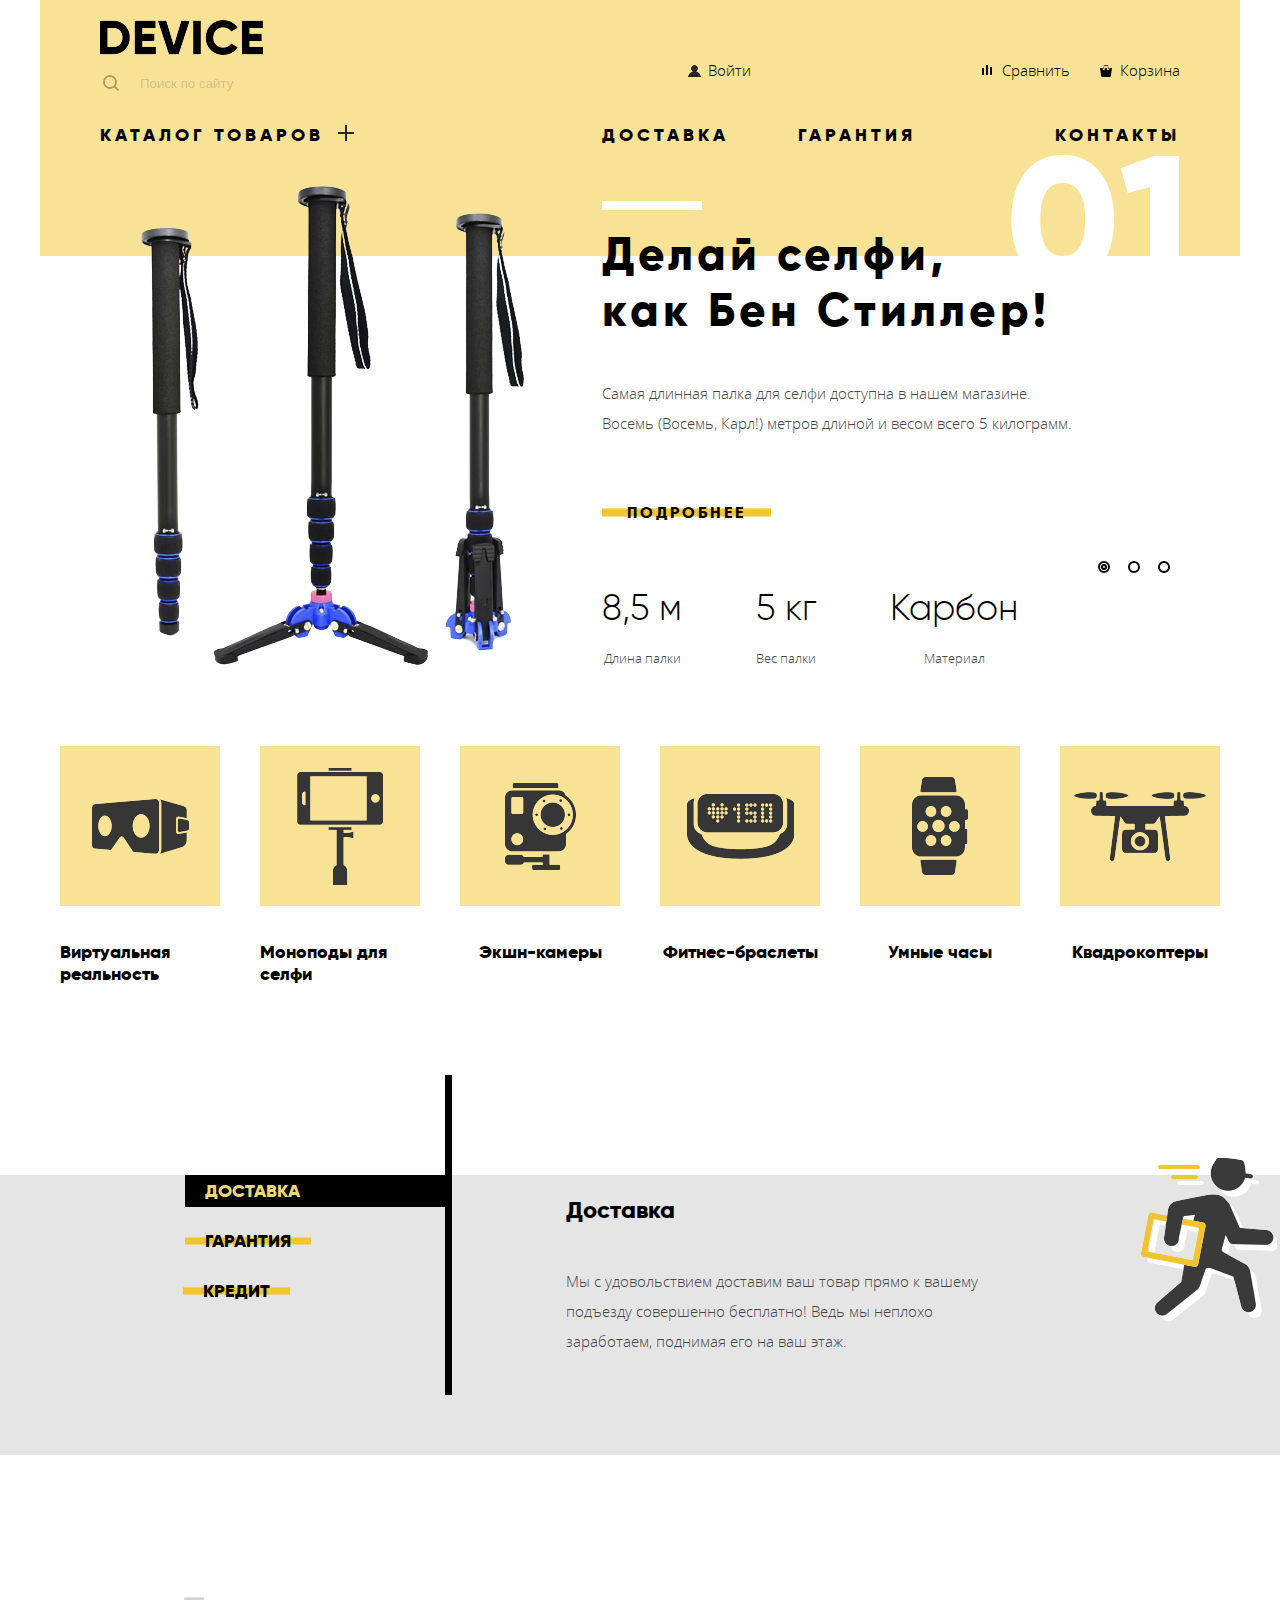
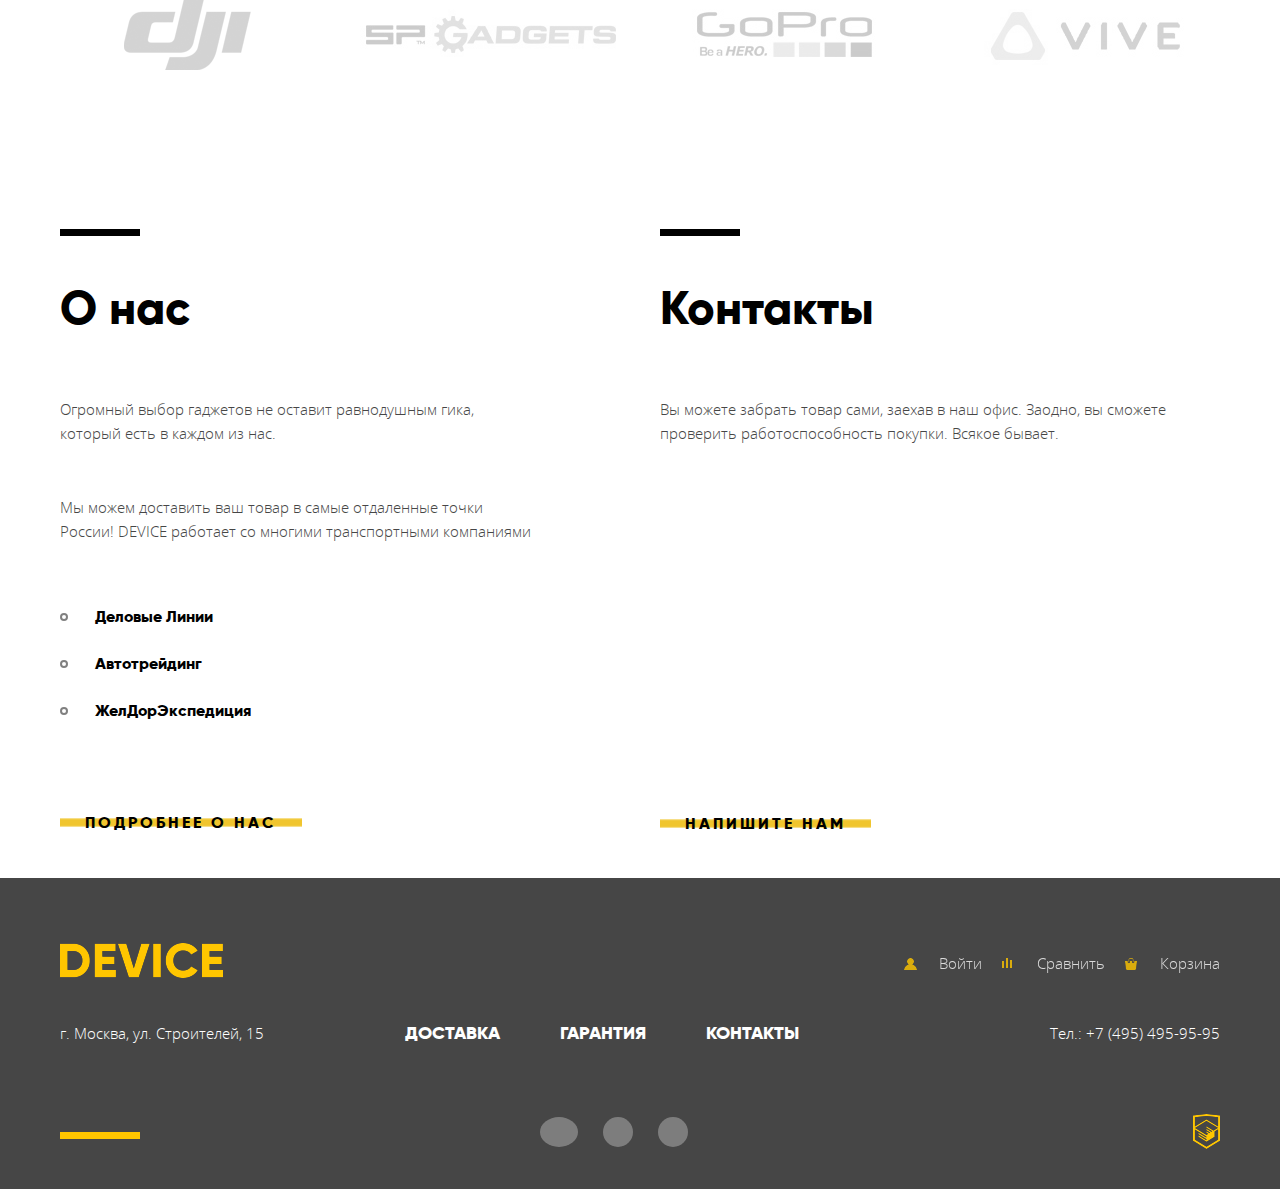
<file: index.html>
<!DOCTYPE html>
<html lang="en">
<head>
	<meta charset="UTF-8">
	<meta name="viewport" content="width=device-width, initial-scale=1.0">
	<title>Device index</title>
	<link rel="stylesheet" href="fonts/fonts.css">
	<link rel="stylesheet" href="css/style.css">
	<link rel="stylesheet" href="https://use.fontawesome.com/releases/v5.6.1/css/all.css"
	integrity="sha384-gfdkjb5BdAXd+lj+gudLWI+BXq4IuLW5IT+brZEZsLFm++aCMlF1V92rMkPaX4PP" crossorigin="anonymous">
</head>
<body>
	<header class="header">
		<div class="container">
			<div class="header-top">
			<div class="header-top__logo">
				<a href="index.html">
					<img src="img/logo.png" alt="logotype">
				</a>
			</div>
			<ul class="header-top__list">
				<li class="header-top__list-item">
					<label for="header-search" class="header-top__list-search"></label>
					<input type="text" class="header-top__list-link header-top__list-search" id="header-search" placeholder="Поиск по сайту">
					<button class="header_button-search">Найти</button>
				</li>
				<li class="header-top__list-item"><a href="#" class="header-top__list-link header-top__list-enter">Войти</a></li>
				<li class="header-top__list-item"><a href="#" class="header-top__list-link header-top__list-compare">Сравнить</a></li>
				<li class="header-top__list-item"><a href="#" class="header-top__list-link header-top__list-basket">Корзина</a></li>
			</ul>
		</div>
		<nav>
			<ul class="nav">
				<li class="nav__list-item">
					<a href="#" class="nav__item-link nav__item-link-catalog">Каталог товаров</a>
					<ul class="dropdown-menu">
						<li class="dropdown-menu_item"><a href="#" class="dropdown-menu_item-link">Виртуальная реальность</a></li>
						<li class="dropdown-menu_item"><a href="#" class="dropdown-menu_item-link">Моноподы для селфи</a></li>
						<li class="dropdown-menu_item"><a href="#" class="dropdown-menu_item-link">Экшн-камеры</a></li>
						<li class="dropdown-menu_item"><a href="#" class="dropdown-menu_item-link">Фитнес-браслеты</a></li>
						<li class="dropdown-menu_item"><a href="#" class="dropdown-menu_item-link">Умные часы</a></li>
						<li class="dropdown-menu_item last-link"><a href="#" class="dropdown-menu_item-link ">Квадрокоптеры</a></li>
					</ul>
				</li>
				<li class="nav__list-item"><a href="#" class="nav__item-link nav__item-link-delivery">Доставка</a></li>
				<li class="nav__list-item"><a href="#" class="nav__item-link nav__item-link-guarantee">Гарантия</a></li>
				<li class="nav__list-item"><a href="#" class="nav__item-link nav__item-link-contacts">Контакты</a></li>
			</ul>
		</nav>
		</div>
	</header>
	<section class="slider-section">
		<div class="container">
				<div class="slider">
		<input class="slider__check slider__check-first" type="radio" name="slider__check" id="slider__check-1" checked>
    <label class="slider__label slider__label-first" for="slider__check-1">1</label>
    <div class="slider__div first-slider-image">
    	<div class="slider-description">
    		<h1 class="slider-title first-slide">
    			Делай селфи, <br>
					как Бен Стиллер! 
    		</h1>
    		<p class="slider-text">
    			Самая длинная палка для селфи доступна в нашем магазине. <br>
					Восемь (Восемь, Карл!) метров длиной и весом всего 5 килограмм.

    		</p>
    		<a href="#" class="slider-button-description button-info">Подробнее</a>
    		<ul class="slider__specifications-list">
    			<li class="slider__specifications-list-item">
    				<p class="slider-meaning">8,5 м</p>
    				<p class="slider-properties">Длина палки</p>
    			</li>
    			<li class="slider__specifications-list-item">
    				<p class="slider-meaning">5 кг</p>
    				<p class="slider-properties">Вес палки</p>
    			</li>
    			<li class="slider__specifications-list-item">
    				<p class="slider-meaning">Карбон</p>
    				<p class="slider-properties">Материал</p>
    			</li>
    		</ul>
    	</div>
    <img class="slider__image" src="img/slider-1.png" alt="cамая длинная палка для селфи" width="384px" height="481px">
    </div>
    
		<input class="slider__check slider__check-second" type="radio" name="slider__check" id="slider__check-2">
    <label class="slider__label slider__label-second" for="slider__check-2">2</label>
    
    <div class="slider__div second-slider-image">
    	<div class="slider-description">
    		<h1 class="slider-title second-slide">
    			Худеем <br>
					правильно! 
    		</h1>
    		<p class="slider-text">
    			Мотивирующие фитнес-браслеты помогут найти в себе силы <br>
					не пропускать занятия и соблюдать диету.

    		</p>
    		<a href="#" class="slider-button-description button-info">Подробнее</a>
    		<ul class="slider__specifications-list">
    			<li class="slider__specifications-list-item">
    				<p class="slider-meaning">48 часов</p>
    				<p class="slider-properties">Без подзарядки</p>
    			</li>
    		</ul>
    	</div>
    <img src="img/slider-2.png" alt="фитнес-браслеты" width="345px" height="485px" class="slider__image">
    </div>
    
		<input class="slider__check check slider__check-third" type="radio" name="slider__check" id="slider__check-3">
    <label class="slider__label slider__label-third" for="slider__check-3">3</label>
    
    <div class="slider__div ">
    	<div class="slider-description">
    		<h1 class="slider-title third-slide">
    			Порхает как бабочка, <br>
						жалит как пчела! 
    		</h1>
    		<p class="slider-text">
    			Этот обычный, на первый взгляд, квадрокоптер оснащен <br> 
						мощным лазером, замаскированным под стандартную камеру.
    		</p>
    		<a href="#" class="slider-button-description button-info">Подробнее</a>
    		<ul class="slider__specifications-list third-slider__list">
    			<li class="slider__specifications-list-item">
    				<p class="slider-meaning">800 м</p>
    				<p class="slider-properties">Дальность полета</p>
    			</li>
    			<li class="slider__specifications-list-item">
    				<p class="slider-meaning">50 м</p>
    				<p class="slider-properties">Радиус поражения</p>
    			</li>
    		</ul>
    	</div>
    <img class="slider__image third-slider-image" src="img/slider-3.png" alt="квадрокоптер" width="526x" height="320px">
    </div>

	</div>
		</div>
	</section>
	<main class="main">
		<div class="container">
			<ul class="main__products-list">
				<li class="main__products-list-item">
					<a href="#" class="main__products-list-item-link">
						<img src="img/popular-1.png" alt="Виртуальная реальность" width="97px" height="55px">
						</a>
					<a href="#" class="main__products-list-item-description">Виртуальная реальность</a>
						
				</li>
				<li class="main__products-list-item">
						<a href="#" class="main__products-list-item-link">
						<img src="img/popular-2.png" alt="Моноподы  для селфи" width="86px" height="117px">
						</a>
					<a href="#" class="main__products-list-item-description">Моноподы  для селфи</a>
				</li>
				<li class="main__products-list-item">
						<a href="" class="main__products-list-item-link">
							<img src="img/popular-3.png" alt="Экшн-камеры" width="71px" height="87px">
						</a>
					<a href="#" class="main__products-list-item-description">Экшн-камеры</a>
				</li>
				<li class="main__products-list-item">
						<a href="#" class="main__products-list-item-link">
							<img src="img/popular-4.png" alt="итнес-браслеты" width="107px" height="65px">
						</a>
					<a href="#" class="main__products-list-item-description">Фитнес-браслеты</a>
				</li>
				<li class="main__products-list-item">
						<a href="#" class="main__products-list-item-link">
							<img src="img/popular-5.png" alt="Умные часы" width="56px" height="98px">
						</a>
					<a href="#" class="main__products-list-item-description">Умные часы</a>
				</li>
				<li class="main__products-list-item">
						<a href="#" class="main__products-list-item-link">
							<img src="img/popular-6.png" alt="Квадрокоптеры" width="132px" height="">
						</a>
					<a href="" class="main__products-list-item-description">Квадрокоптеры</a>
				</li>
			</ul>
		</div>
	</main>
	<section class="delivery-section">
		<div class="container">
			<input  class="delivery-slider__check" type="radio" name="delivery-slider__check" id="delivery-slider__check-1" checked>
			<label class="delivery-slider__label label-delivery" for="delivery-slider__check-1">доставка</label>
			<div class="main-delivery__block">
				<h2 class="main-delivery__block_title">
					Доставка
				</h2>
				<p class="main-delivery__block_text">
					Мы с удовольствием доставим ваш товар прямо к вашему <br>
					 			подъезду совершенно бесплатно! Ведь мы неплохо <br>
					 				 		заработаем, поднимая его на ваш этаж.
				</p>
				<img src="img/delivery.png" alt="" class="delivery-image-1" class="delivery-image-1">
			</div>
			<input class="delivery-slider__check" type="radio" name="delivery-slider__check" id="delivery-slider__check-2">
			<label class="delivery-slider__label label-guarantee" for="delivery-slider__check-2">гарантия</label>
			<div class="main-delivery__block">
				<h2 class="main-delivery__block_title">
					Гарантия
				</h2>
				<p class="main-delivery__block_text">
					Если из-за возгорания купленного у нас товара у вас сгорит <br>
					 дом — не переживайте, мы выдадим вам новый. <br>
					Товар, не дом, конечно же.
				</p>
				<img src="img/guarantee.png" alt="" class="delivery-image-2">
			</div>
			<input class="delivery-slider__check" type="radio" name="delivery-slider__check" id="delivery-slider__check-3">
			<label class="delivery-slider__label label-credit" for="delivery-slider__check-3">кредит</label>
			<div class="main-delivery__block">
				<h2 class="main-delivery__block_title">
					Кредит
				</h2>
				<p class="main-delivery__block_text">
					Залезть в долговую яму стало проще! Кредитные <br>
					 консультанты подберут для вас наиболее выгодные <br>
						условия кредита. Выгодные для нашего банка, разумеется.
				</p>
				<img src="img/credit.png" alt="" class="delivery-image-3">
			</div>
		</div>
	</section>
	<section class="partners-section">
		<div class="container">
			<div class="partners-section__block">
				<a href="#"><img src="img/company-1.png" alt=""></a>
			</div>
			<div class="partners-section__block">
				<a href="#"><img src="img/company-2.png" alt=""></a>
			</div>
			<div class="partners-section__block">
				<a href="#"><img src="img/company-3.png" alt=""></a>
			</div>
			<div class="partners-section__block">
				<a href="#"><img src="img/company-4.png" alt=""></a>
			</div>
		</div>
	</section>
	<section class="info-section">
		<div class="container">
			<div class="about-us">
				<h2 class="info-section-title">О нас</h2>
				<p class="info-section-text">Огромный выбор гаджетов не оставит равнодушным гика, <br> который есть в каждом из нас.</p>
				<p class="info-section-text">Мы можем доставить ваш товар в самые отдаленные точки <br> России! DEVICE работает со многими транспортными компаниями</p>
				<ul class="about-us__list">
					<li class="about-us__list_item">Деловые Линии</li>
					<li class="about-us__list_item">Автотрейдинг</li>
					<li class="about-us__list_item">ЖелДорЭкспедиция</li>
				</ul>
				<a href="#" class="button-info">Подробнее о нас</a>
			</div>
			<div class="contacts-block">
				<h2 class="info-section-title">
					Контакты
				</h2>
				<p class="info-section-text">
					Вы можете забрать товар сами, заехав в наш офис. Заодно, вы сможете <br> проверить работоспособность покупки. Всякое бывает.
				</p>
				<div class="map">
					<iframe src="https://www.google.com/maps/embed?pb=!1m18!1m12!1m3!1d2540.6518394474606!2d30.519826286895242!3d50.44758537947499!2m3!1f0!2f0!3f0!3m2!1i1024!2i768!4f13.1!3m3!1m2!1s0x40d4ce56b2456d3b%3A0xd062ae171b57e947!2z0YPQuy4g0JrRgNC10YnQsNGC0LjQuiwg0JrQuNC10LIsIDAyMDAw!5e0!3m2!1sru!2sua!4v1633510312439!5m2!1sru!2sua" width="560" height="220" style="border:0;" allowfullscreen="" loading="lazy"></iframe>
				</div>
				<a href="#popup" class="button-info">НАпишите нам</a>
			</div>
			<div class="popup" id="popup">
				<form action="" class="popup__form">
					<fieldset class="popup__name-form">
						<label for="name" class="popup__form_label">Ваше имя:</label>
						<input type="text" id="name" class="popup__form_input" placeholder="Имя Фамилия" required>
				</fieldset>
					<fieldset class="popup__email-form">
						<label for="email" class="popup__form_label">Ваш e-mail:</label>
						<input type="e-mail" id="email" class="popup__form_input" placeholder="email@example.com">
				</fieldset>
					<fieldset class="popup__letter-form">
						<label for="letter" class="popup__form_label">Текст письма:</label>
						<input type="text" id="letter" class="popup__form_input" placeholder="В свободной форме">
				</fieldset>
				<button class="popup-send__button button-info">
					Отправить
				</button>
				</form>
				<a href="#" class="close"></a>
			</div>
		</div>
	</section>
	<footer class="footer">
		<div class="container">
			<div class="footer-top">
				<div class="footer-top__logo">
					<a href="#"><img src="img/footer-logo.png" alt=""></a>
				</div>
				<ul class="footer-top__list">
					<li class="footer-top__list_item">
						<a href="#" class="footer-top__list_item-link list_item-link-enter">Войти</a></li>
					<li class="footer-top__list_item list_item-compare">
						<a href="#" class="footer-top__list_item-link list_item-link-compare">Сравнить</a></li>
					<li class="footer-top__list_item list_item-basket">
						<a href="#" class="footer-top__list_item-link list_item-link-basket">Корзина</a></li>
				</ul>
			</div>
			<div class="footer-contacts__block">
				<p class="footer-contact">г. Москва, ул. Строителей, 15</p>
				<nav class="footer__nav">
					<ul class="footer__menu">
						<li class="footer__menu_item"><a href="" class="footer__menu_item-link">Доставка</a></li>
						<li class="footer__menu_item"><a href="" class="footer__menu_item-link">Гарантия</a></li>
						<li class="footer__menu_item"><a href="" class="footer__menu_item-link">Контакты</a></li>
					</ul>
				</nav>
				<a href="#" class="footer-contact">Тел.: +7 (495) 495-95-95</a>
			</div>
			<div class="footer-bottom">
				<div class="footer-bottom-icons__block">
					<a href="#" class="footer-bottom-link fb"><i class="fab fa-facebook-f"></i></a>
					<a href="#" class="footer-bottom-link insta"><i class="fab fa-instagram"></i></a>
					<a href="#" class="footer-bottom-link twitter"><i class="fab fa-twitter"></i></a>
				</div>
					<div class="footer-html__block">
						<a href="#" class="footer-bottom-link html-acad"><i class="logo-html"></i></a>
					</div>
			</div>
		</div>
	</footer>
</body>
</html>
</file>
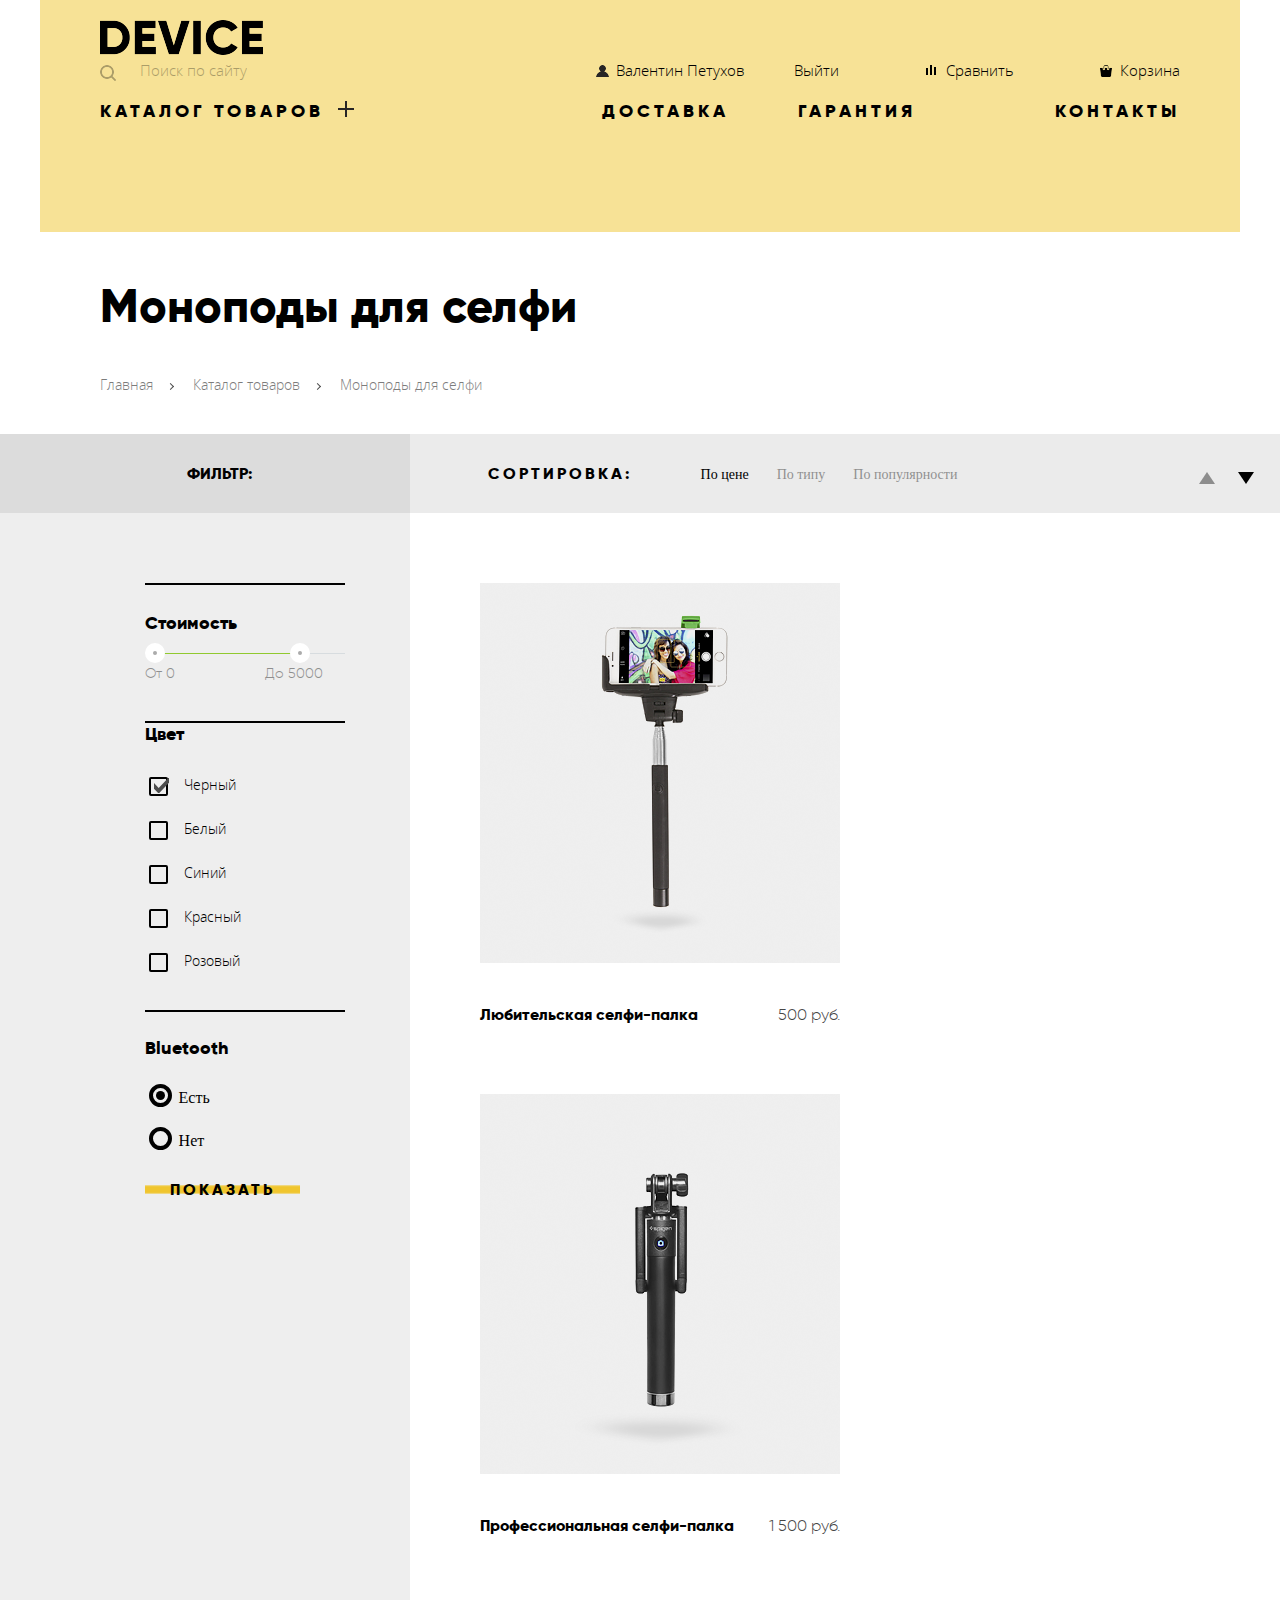
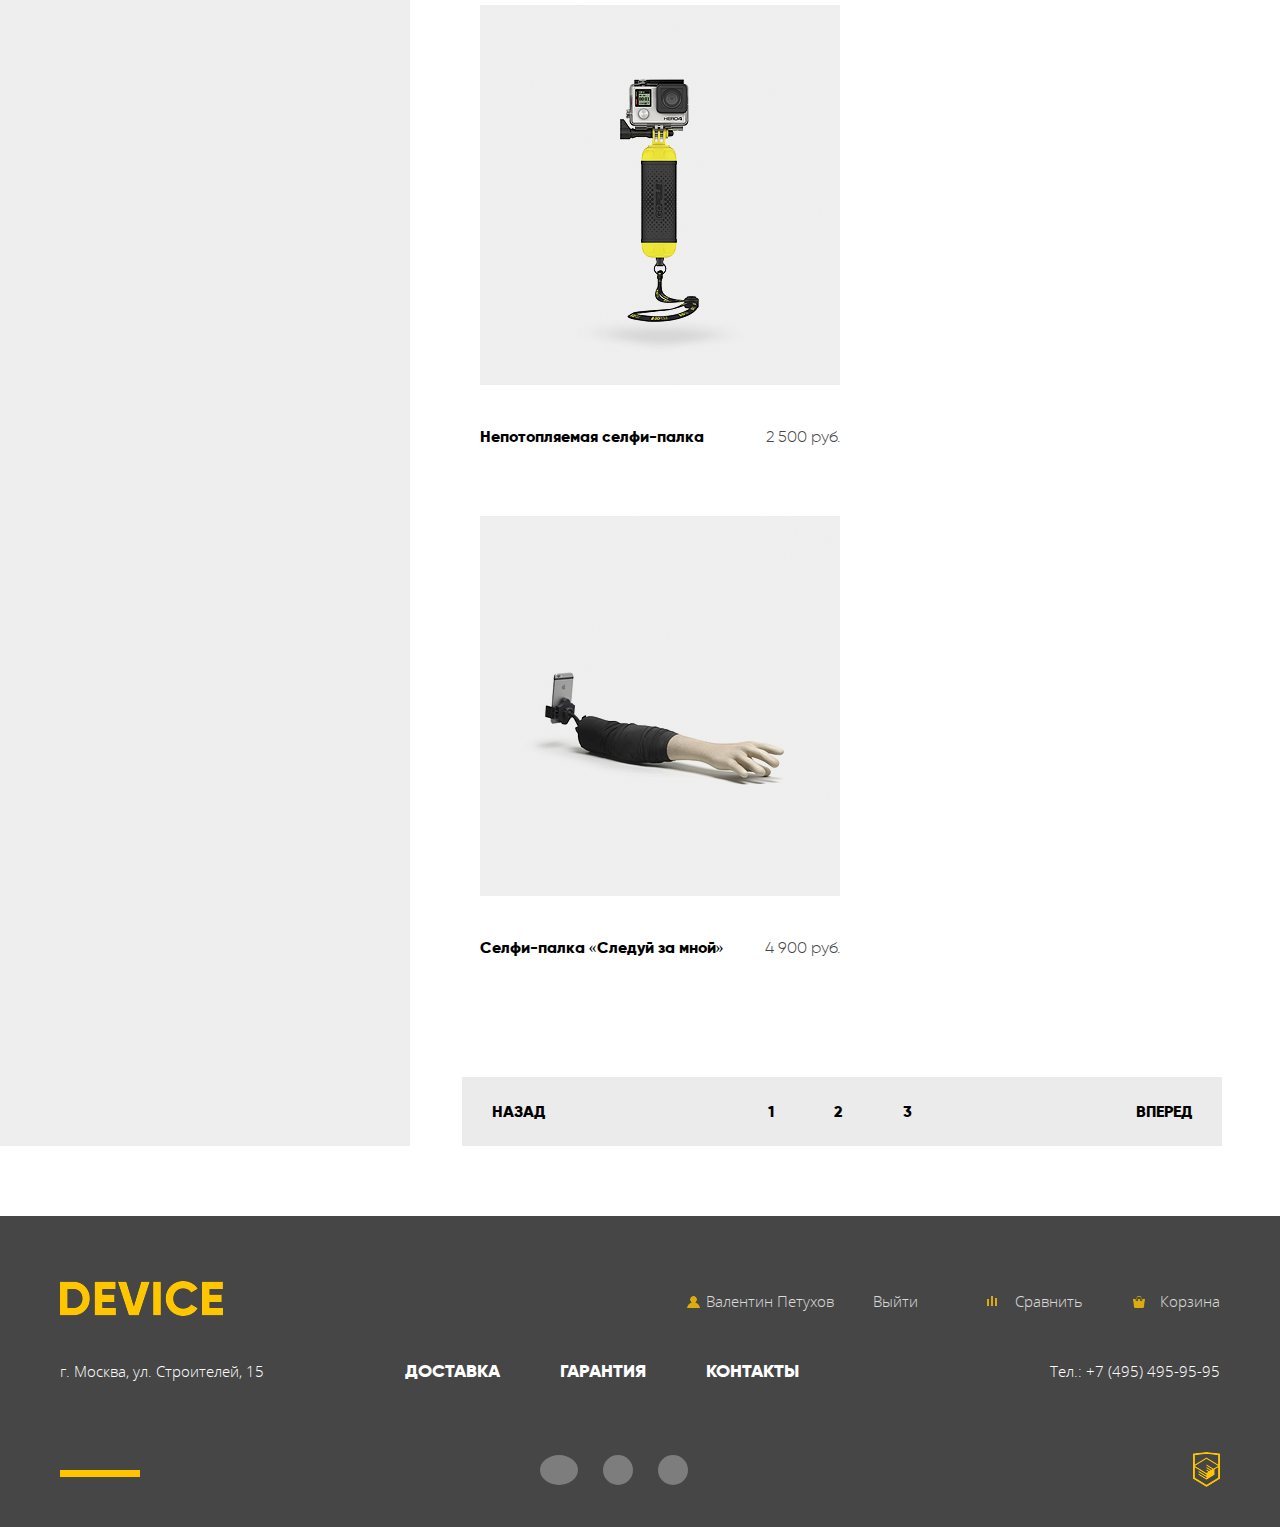
<file: catalog.html>
<!DOCTYPE html>
<html lang="en">
<head>
	<meta charset="UTF-8">
	<meta name="viewport" content="width=device-width, initial-scale=1.0">
	<title>Device Catalog</title>
	<link rel="stylesheet" href="fonts/fonts.css">
	<link rel="stylesheet" href="css/catalog_style.css">
	<link rel="stylesheet" href="https://use.fontawesome.com/releases/v5.6.1/css/all.css"
	integrity="sha384-gfdkjb5BdAXd+lj+gudLWI+BXq4IuLW5IT+brZEZsLFm++aCMlF1V92rMkPaX4PP" crossorigin="anonymous">
	<link href="https://fonts.googleapis.com/css2?family=Open+Sans&display=swap" rel="stylesheet">
</head>
<body>
	<header class="header">
		<div class="container">
			<div class="header-top">
			<div class="header-top__logo">
				<a href="index.html">
					<img src="img/logo.png" alt="logotype">
				</a>
			</div>
			<ul class="header-top__list">
				<li class="header-top__list-item"><a href="#" class="header-top__list-link header-top__list-search">Поиск по сайту</a></li>
				<li class="header-top__list-item">
					<a href="#" class="header-top__list-link header-top__list-enter">Валентин Петухов</a>
					<a href="#" class="header-top__list-link header-top__list-log-off">Выйти</a>
				</li>
				<li class="header-top__list-item"><a href="#" class="header-top__list-link header-top__list-compare">Сравнить</a></li>
				<li class="header-top__list-item"><a href="#" class="header-top__list-link header-top__list-basket">Корзина</a></li>
			</ul>
		</div>
		<nav>
			<ul class="nav">
				<li class="nav__list-item"><a href="#" class="nav__item-link nav__item-link-catalog">Каталог товаров</a>
					<ul class="dropdown-menu">
						<li class="dropdown-menu_item"><a href="#" class="dropdown-menu_item-link">Виртуальная реальность</a></li>
						<li class="dropdown-menu_item"><a href="#" class="dropdown-menu_item-link">Моноподы для селфи</a></li>
						<li class="dropdown-menu_item"><a href="#" class="dropdown-menu_item-link">Экшн-камеры</a></li>
						<li class="dropdown-menu_item"><a href="#" class="dropdown-menu_item-link">Фитнес-браслеты</a></li>
						<li class="dropdown-menu_item"><a href="#" class="dropdown-menu_item-link">Умные часы</a></li>
						<li class="dropdown-menu_item last-link"><a href="#" class="dropdown-menu_item-link ">Квадрокоптеры</a></li>
					</ul>
				</li>
				<li class="nav__list-item"><a href="#" class="nav__item-link nav__item-link-delivery">Доставка</a></li>
				<li class="nav__list-item"><a href="#" class="nav__item-link nav__item-link-guarantee">Гарантия</a></li>
				<li class="nav__list-item"><a href="#" class="nav__item-link nav__item-link-contacts">Контакты</a></li>
			</ul>
		</nav>
		</div>
	</header>
	<section class="navigation-section">
		<div class="container">
			<h1 class="section__main-title">
				Моноподы для селфи
			</h1>
			<ul class="section__breadcrumb-list">
				<li class="breadcrumb-list__item"><a href="#" class="breadcrumb-list__item-link breadcrumb">Главная</a></li>
				<li class="breadcrumb-list__item"><a href="#" class="breadcrumb-list__item-link breadcrumb">Каталог товаров</a></li>
				<li class="breadcrumb-list__item"><a href="#" class="breadcrumb-list__item-link"> Моноподы для селфи</a></li>
			</ul>
		</div>
	</section>
	<main class="main">
			<aside class="main__aside">
				<p class="filter">
					Фильтр:
				</p>
				<form action="" class="aside__form">
				<div class="range-slider">
					<p class="slider-price aside-text">стоимость</p>
					<div class="range-slider-start"><span></span></div>
					<div class="range"></div>
					<div class="range-slider-end"><span></span></div>
					<p class="calculate min">От 0</p><p class="calculate max">До 5000</p>
				</div>
				<p class="aside-text">Цвет</p>
				<fieldset class="aside__form_fieldset first-fieldset">
					<input type="checkbox" name="color" id="black-color" class="aside__form_input" checked>
					<label for="black-color" class="aside__form_label">Черный</label>
			</fieldset>
				<fieldset class="aside__form_fieldset">
					<input type="checkbox" name="color" id="white-color" class="aside__form_input">
					<label for="white-color" class="aside__form_label">Белый</label>
			</fieldset>
				<fieldset class="aside__form_fieldset">
					<input type="checkbox" name="color" id="blue-color" class="aside__form_input">
					<label for="blue-color" class="aside__form_label">Синий</label>
			</fieldset>
				<fieldset class="aside__form_fieldset">
					<input type="checkbox" name="color" id="red-color" class="aside__form_input">
					<label for="red-color" class="aside__form_label">Красный</label>
			</fieldset>
				<fieldset class="aside__form_fieldset last-fieldset">
					<input type="checkbox" name="color" id="pink-color" class="aside__form_input">
					<label for="pink-color" class="aside__form_label">Розовый</label>
			</fieldset>
			<p class="aside-text">Bluetooth</p>
			<fieldset class="aside__form_fieldset first-fieldset">
				<input type="radio" name="radio" class="aside__form_radio-input" id="yes" checked>
				<label for="yes" class="aside__form_radio-label">Есть</label>
			</fieldset>
			<fieldset class="aside__form_fieldset">
				<input type="radio" name="radio" class="aside__form_radio-input" id="no">
				<label for="no" class="aside__form_radio-label">Нет</label>
			</fieldset>
			<button class="button-info">Показать</button>
			</form>
			</aside>
			<div class="main-wrapper">
				<div class="main__products-top">
					<p class="sorting">
					Сортировка:
				</p>
				<ul class="main__products-nav">
					<li class="main__products-nav_item"><a href="#" class="main__products-nav_item-link price">По цене</a></li>
					<li class="main__products-nav_item"><a href="#" class="main__products-nav_item-link type">По типу</a></li>
					<li class="main__products-nav_item"><a href="#" class="main__products-nav_item-link">По популярности</a></li>
				</ul>
				</div>
				<div class="main__products">
				<div class="main__products_element">
					<img src="img/item-1.png" alt="селфи-палка">
					<div class="in-basket-block">
						<a href="#" class="button-info">В корзину</a>
						<a href="#" class="add-to-compare">Добавить к сравнению</a>
					</div>
					<div class="description-wrapper">
					<p class="main__products_element-description">Любительская селфи-палка</p>
					<p class="main__products_element-price">500 руб.</p>
					
					</div>
				</div>
				<div class="main__products_element">
					<img src="img/item-2.png" alt="Профессиональная селфи-палка">
					<div class="in-basket-block">
						<a href="#" class="button-info">В корзину</a>
						<a href="#" class="add-to-compare">Добавить к сравнению</a>
					</div>
					<div class="description-wrapper">
					<p class="main__products_element-description">Профессиональная селфи-палка </p>
					<p class="main__products_element-price">1 500 руб.</p>
				</div>
				</div>
				<div class="main__products_element">
					<img src="img/item-3.png" alt="Непотопляемая селфи-палка">
					<div class="description-wrapper">
					<p class="main__products_element-description">Непотопляемая селфи-палка</p>
					<p class="main__products_element-price">2 500 руб.</p>
				</div>
				</div>
				<div class="main__products_element">
					<img src="img/item-4.png" alt="Селфи-палка «Следуй за мной»">
					<div class="description-wrapper">
					<p class="main__products_element-description">Селфи-палка «Следуй за мной»</p>
					<p class="main__products_element-price">4 900 руб.</p>
				</div>
				</div>
			</div>
			<div class="pages-wrapper">
				<ul class="pages__list">
					<li class="pages__list_item back"><a href="#" class="pages__list_item-link">Назад</a></li>
					<li class="pages__list_item"><a href="#" class="pages__list_item-link">1</a></li>
					<li class="pages__list_item"><a href="#" class="pages__list_item-link">2</a></li>
					<li class="pages__list_item"><a href="#" class="pages__list_item-link">3</a></li>
					<li class="pages__list_item next"><a href="#" class="pages__list_item-link">Вперед</a></li>
				</ul>
			</div>
		</div>
	</main>
	<footer class="footer">
		<div class="container">
			<div class="footer-top">
				<div class="footer-top__logo">
					<a href="#"><img src="img/footer-logo.png" alt=""></a>
				</div>
				<ul class="footer-top__list">
					<li class="footer-top__list_item footer-log-off">
						<a href="" class="footer-top__list_item-link list_item-link-enter">Валентин Петухов</a>
						<a href="" class="footer-top__list_item-link">Выйти</a></li>
					<li class="footer-top__list_item list_item-compare">
						<a href="" class="footer-top__list_item-link list_item-link-compare">Сравнить</a></li>
					<li class="footer-top__list_item list_item-basket">
						<a href="" class="footer-top__list_item-link list_item-link-basket">Корзина</a></li>
				</ul>
			</div>
			<div class="footer-contacts__block">
				<p class="footer-contact">г. Москва, ул. Строителей, 15</p>
				<nav class="footer__nav">
					<ul class="footer__menu">
						<li class="footer__menu_item"><a href="#" class="footer__menu_item-link">Доставка</a></li>
						<li class="footer__menu_item"><a href="#" class="footer__menu_item-link">Гарантия</a></li>
						<li class="footer__menu_item"><a href="#" class="footer__menu_item-link">Контакты</a></li>
					</ul>
				</nav>
				<a href="#" class="footer-contact">Тел.: +7 (495) 495-95-95</a>
			</div>
			<div class="footer-bottom">
				<div class="footer-bottom-icons__block">
					<a href="#" class="footer-bottom-link fb"><i class="fab fa-facebook-f"></i></a>
					<a href="#" class="footer-bottom-link insta"><i class="fab fa-instagram"></i></a>
					<a href="#" class="footer-bottom-link twitter"><i class="fab fa-twitter"></i></a>
				</div>
					<div class="footer-html__block">
						<a href="#" class="footer-bottom-link html-acad"><i class="logo-html"></i></a>
					</div>
			</div>
		</div>
	</footer>
</body>
</html>
</file>
<file: fonts/fonts.css>
@font-face {
 font-family: "gilroyextrabold";
 src: url("../fonts/gilroyextrabold.woff2") format("woff2"),
        url("../fonts/gilroyextrabold.woff") format("woff");
}
@font-face {
 font-family: "gilroylight";
 src: url("../fonts/gilroylight.woff2") format("woff2"),
        url("../fonts/gilroylight.woff") format("woff");
}
@font-face {
 font-family: "opensans";
 src: url("../fonts/opensans.woff2") format("woff2"),
        url("../fonts/opensans.woff") format("woff");
}
@font-face {
 font-family: "opensanslight";
 src: url("../fonts/opensanslight.woff2") format("woff2"),
        url("../fonts/opensanslight.woff") format("woff");
}
</file>
<file: css/style.css>
* {
 	padding: 0;
 	margin: 0;
 	box-sizing: border-box;
}
ul {
    list-style-type: none;
}
a {
    text-decoration: none;
}
.container {
    max-width: 1200px;
    margin: 0 auto;
    padding: 40px 20px;
}
header > .container {
    padding: 40px 60px;
    background-color: #f7e296;
}
.header-top {
    position: relative;
}
.header-top__logo {
    display: block;
    position: absolute;
    top: -20px;
    left: 0;
}
.header-top__logo:hover {
    opacity: .7;
}
.header-top__logo:active {
    opacity: .4;
}
.header-top__list {
    display: flex;
    justify-content: space-around;
    padding: 20px 0;
    font-size: 15px;
    font-family: opensanslight;   
}
.header-top__list-search {
    padding-bottom: 10px;
    opacity: .3;
    border: none;
    background-color: #f7e296;
}
.header-top__list-search:hover {
    opacity: .6;
}
.header-top__list-search:active {
    opacity: 1;
    border: none;
}
.header-top__list-enter {
    opacity: 1;
}
.header-top__list-enter:hover {
    opacity: .6;
}
.header-top__list-enter:active {
    opacity: .3;
}
.header-top__list-compare {
    opacity: 1;
}
.header-top__list-compare:hover {
    opacity: .6;
}
.header-top__list-compare:active {
    opacity: .3;
}
.header-top__list-basket {
    opacity: 1;
}
.header-top__list-basket:hover {
    opacity: .6;
}
.header-top__list-basket:active {
    opacity: .3;
}
.header-top__list-item:nth-child(1) {
    flex-grow: 6;
    padding-left: 40px;
}
.header-top__list-item:nth-child(2) {
    flex-grow: 4;
}
.header-top__list-item:nth-child(3),
    .header-top__list-item:nth-child(4) {
    flex-grow: 1;
    text-align: right;
}
.header-top__list-link {
    position: relative;
    color: #000;
}
.header-top__list-search:focus {
    outline: none;
    opacity: 1;
}
.header-top__list-search:focus + .header_button-search {
    visibility: visible;
}
.header_button-search {
    visibility: hidden;
    position: relative;
    padding: 10px 20px;
    margin-left: -3px;
    font-family: opensanslight;
    color: #000;
    font-size: 15px;
    background-color: transparent;
    border: 2px solid #000;
    cursor: pointer;
}
.header_button-search::before {
    content: "";
    width: 205px;
    height: 2px;
    background-color: #000;
    position: absolute;
    left: -205px;
    bottom: -2px;
}
.header_button-search:hover {
    background-color: #000;
    color: #fff;
    transition: .3s ease;
}
.header_button-search:active {
    opacity: .7;
}
.header-top__list-search::before {
    content: "";
    display: block;
    width: 16px;
    height: 16px;
    position: absolute;
    top: 35px;
    left: 3px;
    background: url(../img/search.png) center no-repeat;
    background-size: cover;
}
.header-top__list-enter::before {
    content: "";
    display: block;
    width: 13px;
    height: 12px;
    position: absolute;
    top: 5px;
    left: -20px;
    background: url(../img/enter.png) center no-repeat;
    background-size: cover;
}
.header-top__list-compare::before {
    content: "";
    display: block;
    width: 10px;
    height: 10px;
    position: absolute;
    top: 5px;
    left: -20px;
    background: url(../img/compare.png) center no-repeat;
    background-size: cover;
}
.header-top__list-basket::before {
    content: "";
    display: block;
    width: 12px;
    height: 12px;
    position: absolute;
    top: 5px;
    left: -20px;
    background: url(../img/basket.png) center no-repeat;
    background-size: cover;
}
.nav {
    margin-bottom: 70px;
    display: flex;
    justify-content: space-around;
    font-size: 15px;
    font-family: gilroyextrabold;
    letter-spacing: 4px;
}
.nav__item-link-catalog:hover + .dropdown-menu {
    display: flex;
}
.nav__item-link {
    font-size: 18px;
    color: #000;
    text-transform: uppercase;
}
.dropdown-menu {
    padding: 0px 42% 0 58px;
    display: none;
    flex-wrap: wrap;
    height: 125px;
    flex-direction: column;
    position: absolute;
    z-index: 2;
    background-color: #f7e296;
    width: 1200px;
    left: 160px;

}
.dropdown-menu:hover {
    display: flex;
}
.dropdown-menu_item {
    padding: 10px 28px 10px 0;
}
.dropdown-menu_item-link {
    letter-spacing: 1px;
    font-size: 14px;
    font-family: opensanslight;
    color: #000;
}
.last-link {
    padding: 9px 0 23px;
}
.nav__list-item:nth-child(1) {
    flex-grow: 4;
}
.nav__list-item:nth-child(2) {
    flex-grow: 1;
    text-align: left;
}
.nav__list-item:nth-child(3) {
    flex-grow: 1;
}
.nav__list-item:nth-child(4) {
    flex-grow: 1;
    text-align: right;
}
.nav__item-link-catalog {
    position: relative;
}
.nav__item-link {
    opacity: 1;
}
.nav__item-link:hover {
    opacity: .6;
}
.nav__item-link:active {
    opacity: .4;
}
.nav__item-link-catalog::after {
    content: "";
    display: block;
    width: 16px;
    height: 16px;
    position: absolute;
    top: 1px;
    right: -30px;
    background: url(../img/plus.png) center no-repeat;
    background-size: cover;
}
/*------------------------------------------slider----------------------------------------------*/
.slider {
    position:relative;
    padding-top:370px;
    text-align:center;
    }
.slider__check {
    position:absolute;
  clip:rect(0 0 0 0);
    overflow:hidden;
  }
  
.slider__div {
        position:absolute;
        top:-110px;
        left:80px;
        }
    
.slider__label {
        position: absolute;
        overflow:hidden;
        display:inline-block;
        width:12px;
        height:12px;
        background:#fff;
        border-radius:50%;
        text-indent:-9999px;
        border: 2px solid #000;
        }
    .slider__check-first,
        .slider__label-first {
            z-index: 1;
            right: 110px;
            top: 265px;
        }
        .slider__check-second,
        .slider__label-second {
            z-index: 1;
            right: 80px;
            top: 265px;
        }
        .slider__check-third,
        .slider__label-third {
            z-index: 1;
            right: 50px;
            top: 265px;
        }


/* Display */
.slider__div {
    display:none;
    }
.slider__check:checked + .slider__label + .slider__div {
    display:block;
    }

/* Current */
.slider__check:checked + .slider__label::after {
    content: "";
    width: 2px;
    height: 2px;
    border: 2px solid #000  ;
    border-radius: 50%;
    position: absolute;
    left: 1px;
    top: 1px;
    }
    .slider-description {
        display: flex;
        flex-direction: column;
        align-items: flex-start;
        width: 520px;
        position: absolute;
        top: 40px;
        left: 462px;
    }
    .slider-title {
        position: relative;
        width: 570px;
        font-family: gilroyextrabold;
        font-size: 46px;
        line-height: 56px;
        text-align: left;
        letter-spacing: 4px;
        z-index: 1;
    }
    .slider-title::after {
        content: "";
        position: absolute;
        left: 0;
        top: -25px;
        width: 100px;
        height: 9px;
        background-color: #fff;
    }
    .first-slide::before {
        content: "01";
        font-size: 180px;
        font-family: gilroyextrabold;
        color: #fff;
        position: absolute;
        top: -32px;
        right: -24px;
    }
    .second-slide::before {
        content: "02";
        font-size: 180px;
        font-family: gilroyextrabold;
        color: #fff;
        position: absolute;
        top: -32px;
        right: -20px;
    }
    .third-slide::before {
        content: "03";
        font-size: 180px;
        font-family: gilroyextrabold;
        color: #fff;
        position: absolute;
        top: -32px;
        right: -22px;
        z-index: -1;
    }
    .slider-text {
        margin: 40px 0 60px;
        text-align: left;
        font-size: 15px;
        line-height: 30px;
        font-family: opensanslight;
        color: #464646;
    }
    .slider__specifications-list {
        display: flex;
        justify-content: space-between;
        width: 80%;
        margin: 60px 0;
    }
    .third-slider__list {
        justify-content: flex-start;
    }
    .third-slider__list > .slider__specifications-list-item {
        margin-right: 40px;
    }
    .slider__specifications-list-item {
        display: flex;
        flex-direction: column;
        align-items: space-between;
    }
    .slider-meaning {
        font-size: 36px;
        font-family: gilroylight;
    }
    .slider-properties {
        margin-top: 20px;
        font-size: 13px;
        font-family: opensanslight;
        color: #464646;
    }
    .third-slider-image {
        position: absolute;
        left: -84px;
        top: 34px;
    }
/*------------------------------------------slider----------------------------------------------*/
.main {
    margin-bottom: 150px;
}
.main__products-list {
    display: flex;
    justify-content: space-between;
    align-items: flex-start;

}
.main__products-list-item {
    display: flex;
    flex-direction: column;
    justify-content: center;
    align-items: center;
    width: 160px;
    text-align: left;
    
    
}
.main__products-list-item-link {
    display: flex;
    flex-direction: column;
    justify-content: center;
    align-items: center;
    width: 160px;
    height: 160px;
    background-color: #f7e296;
}
.main__products-list-item-link:hover {
    background-color: #f0c52e;
    transition: .2s ease;
}
.main__products-list-item-link:active {
    opacity: .5;
}
.main__products-list-item-description {
    margin-top: 35px;
    font-size: 18px;
    font-family: gilroyextrabold;
    color: #000;
}
.delivery-section {
    position: relative;
    padding-top: 200px;
    background-color: #e5e5e5;
}
.delivery-section::before {
    content: "";
    width: 7px;
    height: 320px;
    background-color: #000;
    position: absolute;
    top: -100px;
    left: 445px;
}
.delivery-slider__check {
    position: absolute;
    clip: rect(0 0 0 0);
    overflow: hidden;
}
.main-delivery__block {
    position: absolute;
    display: none;
    top: 20px;
    left: 566px;
}
.main-delivery__block_title {
    font-size: 24px;
    font-family: gilroyextrabold;
}
.main-delivery__block_text {
    margin-top: 42px;
    font-size: 15px;
    line-height: 30px;
    font-family: opensanslight;
    color: #464646;
}
.delivery-image-1 {
    position: absolute;
    top: -37px;
    left: 575px;
}
.delivery-image-2 {
    position: absolute;
    top: -60px;
    left: 575px;
}
.delivery-image-3 {
    position: absolute;
    top: -60px;
    left: 575px;
}
.delivery-slider__check:checked + .delivery-slider__label + .main-delivery__block {
    display: block;
}
.delivery-slider__check:checked + .delivery-slider__label {
    text-align: left;
    padding-right: 150px;
    color: #ecd77e;
    background:#000;
    }
    .delivery-slider__label {
    padding: 5px 20px;
    font-size: 18px;
    font-family: gilroyextrabold;
    text-transform: uppercase;
    background: url(../img/bg-element.png) center no-repeat;
    background-size: 100% 8px;
    cursor: pointer;
}
.delivery-slider__label:hover {
    background-size: 100% 100%;
}
.label-delivery {
    position: absolute;
    top: 0;
    left: 185px;
}
.label-guarantee {
    position: absolute;
    top: 50px;
    left: 185px;
}
.label-credit {
    position: absolute;
    top: 100px;
    left: 183px;
}
.delivery-slider__check:checked + .label-guarantee  {
    padding-right: 160px;
}
.delivery-slider__check:checked + .label-credit {
    padding-right: 176px;
}

.partners-section {
    margin: 90px 0 60px;
}
.partners-section > .container {
    display: flex;
    justify-content: space-between;
}
.partners-section__block > a {
    filter: grayscale(100%);
    opacity: .2;
}
.partners-section__block > a:hover {
    opacity: 1;
    transition: .3s ease;
    filter: grayscale(0);
}
.info-section > .container {
    display: flex;
    justify-content: space-between;
}
.about-us, .contacts-block {
    display: flex;
    flex-direction: column;
    position: relative;
}
.about-us::before,
     .contacts-block::before {
        content: "";
        height: 7px;
        width: 80px;
        background-color: #000;
        position: absolute;
        top: 0;
        left: 0;
     }
.info-section-title {
    margin: 50px 0 60px 0;
    font-size: 47px;
    font-family: gilroyextrabold;
    color: #000;
    text-align: left;
}
.info-section-text {
    margin-bottom: 50px;
    font-size: 15px;
    line-height: 24px;
    font-family: opensanslight;
    color: #464646;
}
.about-us__list {
    margin-top: 14px;
    margin-bottom: 60px;

}
.about-us__list_item {
    padding-bottom: 28px;
    padding-left: 35px;
    position: relative;
    font-size: 16px;
    font-family: gilroyextrabold;
}
.about-us__list_item::before {
    content: "";
    width: 4px;
    height: 4px;
    position: absolute;
    top: 6px;
    left: 0;
    border: 2px solid gray;
    border-radius: 50%;
}
.map {
    margin-bottom: 90px;
}
.button-info {
    width: max-content;
    padding: 5px 25px;
    text-transform: uppercase;
    color: #000;
    text-decoration: none;
    font-family: gilroyextrabold;
    font-size: 16px;
    background: url(../img/bg-element.png) center center no-repeat;
    background-size: 100% 30%;
    letter-spacing: 3px;
}
.button-info:hover {
    background-size: 100%  100%;
    transition: .3s ease;
}
.button-info:active {
    opacity: .6;
}
.footer {
    background-color: #464646;
}
.footer-top {
    padding-top: 25px;
    display: flex;
    justify-content: space-between;
}
.footer-top__logo {
    flex-grow: 8;
}
.footer-top__list {
    display: flex;
    align-items: center;
    flex-grow: 2;
}
.footer-top__list_item {
    flex-grow: 1;
    text-align: right;
    position: relative;
}
.footer-top__list_item-link {
    font-family: opensanslight;
    font-size: 15px;
    color: #fff;
}
.list_item-link-enter::before {
    content: "";
    width: 13px;
    height: 12px;
    position: absolute;
    left: 20px;
    top: 5px;
    background: url(../img/footer-enter.png) center no-repeat;
}
.list_item-link-compare::before {
    content: "";
    width: 10px;
    height: 10px;
    position: absolute;
    left: 20px;
    top: 5px;
    background: url(../img/footer-compare.png) center no-repeat;
}
.list_item-link-basket::before {
    content: "";
    width: 12px;
    height: 12px;
    position: absolute;
    left: 20px;
    top: 5px;
    background: url(../img/footer-basket.png) center no-repeat;
}
.footer-contacts__block {
    margin-top: 40px;
    display: flex;
    justify-content: space-between;
    align-items: center;
}
.footer__nav {
    flex-grow: 2;
}
.footer__menu {
    display: flex;
}
.footer__menu_item {
    padding: 0 10px;
}
.footer-top__logo:hover {
    opacity: .7;
    transition: .2s ease;
}
.footer-top__logo:active {
    opacity: .4;
}
.footer-top__list_item-link {
    opacity: .8;
}
.footer-top__list_item-link:hover {
    opacity: 1;
}
.footer-top__list_item-link:active {
    opacity: .4;
}
.footer-contact {
     flex-grow: 2;
     font-family: opensanslight;
     font-size: 15px;
     color: #fff;
}
a.footer-contact {
    text-align: right;
}
.footer__menu_item-link {
    padding: 0 20px;
    color: #fff;
    font-family: gilroyextrabold;
    font-size: 18px;
    text-transform: uppercase;
}
.footer__menu_item-link:hover {
    opacity: .7;
    transition: .2s ease;
}
.footer__menu_item-link:active {
    opacity: .3;
}
.footer-bottom {
    display: flex;
    margin-top: 70px;
}
.footer-bottom-icons__block {
    position: relative;
    display: flex;
    flex-grow: 6;
    justify-content: flex-end;
    align-items: center;
}
.footer-bottom-icons__block::before {
    content: "";
    width: 80px;
    height: 7px;background-color: #ffc600;
    position: absolute;
    left: 0;
    top: 50%;
}
.footer-html__block {
    display: flex;
    justify-content: flex-end;
    flex-grow: 6;
}
.fb, .insta, .twitter {
    padding: 15px;
    margin-right: 25px;
    color: #464646;
    background-color: #fff;
    border-radius: 50%;
    opacity: .3;
}
.fb:hover, .insta:hover, .twitter:hover {
    opacity: 1;
    transition: .2s ease;
}
.fb:active, .insta:active, .twitter:active {
    opacity: .2;
}
.fb {
   padding: 15px 19px; 
}
.logo-html {
    display: block;
    background: url(../img/logo-html.png) center no-repeat;
    width: 27px;
    height: 35px;
}
.logo-html:hover {
    opacity: .7;
    transition: .2s ease;
}
.logo-html:active {
    opacity: .4;
    transition: .2s ease;
}
.popup {
    display: none;
    padding: 100px 100px 95px;
    width: 960px;
    position: absolute;
    top: 1030px;
    left: 230px;
    background-color: #fff;
    box-shadow: 0 0 10px rgba(0,0,0,0.5);
}
.popup:target {
    display: block;
}
.popup__form {
    width: 100%;
    display: flex;
    flex-direction: row;
    justify-content: space-between;
    flex-wrap: wrap;
}
fieldset {
    border: none;
    display: flex;
    flex-direction: column;
}
.popup__name-form, .popup__email-form {
    width: 360px;
}                      
.popup__letter-form {
    margin-top: 40px;
    width: 100%;
}
.popup__form_label {
    margin-bottom: 10px;
    font-size: 18px;
    font-family: gilroyextrabold;
    line-height: 24px;
}
.popup__form_input {
    padding: 18px 20px;
    font-size: 14px;
    font-family: opensansregular;
    color: #464646;
    border: none;
    background-color: #f2f2f2;
}
.popup__letter-form > .popup__form_input:focus {
    border: 2px solid #f7e296;
}
.popup__letter-form > .popup__form_input {
    padding: 30px 20px 90px;
}
.popup-send__button {
    margin-top: 55px;
    border: none;
    cursor: pointer;
}
.close {
    width: 55px;
    height: 55px;
    position: absolute;
    top: 40px;
    right: 50px;
    background: url(../img/close.png) center no-repeat;
    background-size: cover;
    opacity: .5;
}
.close:hover {
    opacity: 1;
}
.close:active {
    opacity: .3;
}
</file>
<file: css/catalog_style.css>
* {
 	padding: 0;
 	margin: 0;
 	box-sizing: border-box;
}
ul {
    list-style-type: none;
}
a {
    text-decoration: none;
}
.container {
    max-width: 1200px;
    margin: 0 auto;
    padding: 40px 20px;
}
header > .container {
    padding: 40px 60px;
    background-color: #f7e296;
}
.header-top {
    position: relative;
}
.header-top__logo {
    display: block;
    position: absolute;
    top: -20px;
    left: 0;
}
.header-top__logo:hover {
    opacity: .7;
}
.header-top__logo:active {
    opacity: .4;
}
.header-top__list {
    display: flex;
    justify-content: space-around;
    padding: 20px 0;
    font-size: 15px;
    font-family: opensanslight;   
}
.header-top__list-search {
    opacity: .3;
}
.header-top__list-search:hover {
    opacity: .6;
}
.header-top__list-search:active {
    opacity: 1;
}
.header-top__list-enter {
    opacity: 1;
}
.header-top__list-enter:hover {
    opacity: .6;
}
.header-top__list-enter:active {
    opacity: .3;
}
.header-top__list-compare {
    opacity: 1;
}
.header-top__list-compare:hover {
    opacity: .6;
}
.header-top__list-compare:active {
    opacity: .3;
}
.header-top__list-basket {
    opacity: 1;
}
.header-top__list-basket:hover {
    opacity: .6;
}
.header-top__list-basket:active {
    opacity: .3;
}
.header-top__list-log-off {
    opacity: 1;
}
.header-top__list-log-off:hover {
    opacity: .6;
}
.header-top__list-log-off:active {
    opacity: .3;
}
.header-top__list-item:nth-child(1) {
    flex-grow: 6;
    padding-left: 40px;
}
.header-top__list-item:nth-child(2) {
    flex-grow: 0;
    display: flex;
    justify-content: flex-start;
}
.header-top__list-item:nth-child(2) > a {
    margin-left: 50px;
}
.header-top__list-item:nth-child(3),
    .header-top__list-item:nth-child(4) {
    flex-grow: 2;
    text-align: right;
}
.header-top__list-link {
    position: relative;
    color: #000;
}
.header-top__list-search::before {
    content: "";
    display: block;
    width: 16px;
    height: 16px;
    position: absolute;
    top: 5px;
    left: -40px;
    background: url(../img/search.png) center no-repeat;
    background-size: cover;
}
.header-top__list-enter::before {
    content: "";
    display: block;
    width: 13px;
    height: 12px;
    position: absolute;
    top: 5px;
    left: -20px;
    background: url(../img/enter.png) center no-repeat;
    background-size: cover;
}
.header-top__list-compare::before {
    content: "";
    display: block;
    width: 10px;
    height: 10px;
    position: absolute;
    top: 5px;
    left: -20px;
    background: url(../img/compare.png) center no-repeat;
    background-size: cover;
}
.header-top__list-basket::before {
    content: "";
    display: block;
    width: 12px;
    height: 12px;
    position: absolute;
    top: 5px;
    left: -20px;
    background: url(../img/basket.png) center no-repeat;
    background-size: cover;
}
.nav {
    margin-bottom: 70px;
    display: flex;
    justify-content: space-around;
    font-size: 15px;
    font-family: gilroyextrabold;
    letter-spacing: 4px;
}
.nav__item-link-catalog:hover + .dropdown-menu {
    display: flex;
}
.nav__item-link {
    font-size: 18px;
    color: #000;
    text-transform: uppercase;
}
.dropdown-menu {
    padding: 0px 42% 0 58px;
    display: none;
    flex-wrap: wrap;
    height: 125px;
    flex-direction: column;
    position: absolute;
    z-index: 2;
    background-color: #f7e296;
    width: 1200px;
    left: 160px;

}
.dropdown-menu:hover {
    display: flex;
}
.dropdown-menu_item {
    padding: 10px 28px 10px 0;
}
.dropdown-menu_item-link {
    letter-spacing: 1px;
    font-size: 14px;
    font-family: opensanslight;
    color: #000;
}
.last-link {
    padding: 9px 0 23px;
}

.nav__list-item:nth-child(1) {
    flex-grow: 4;
}
.nav__list-item:nth-child(2) {
    flex-grow: 1;
    text-align: left;
}
.nav__list-item:nth-child(3) {
    flex-grow: 1;
}
.nav__list-item:nth-child(4) {
    flex-grow: 1;
    text-align: right;
}
.nav__item-link-catalog {
    position: relative;
}
.nav__item-link-catalog::after {
    content: "";
    display: block;
    width: 16px;
    height: 16px;
    position: absolute;
    top: 1px;
    right: -30px;
    background: url(../img/plus.png) center no-repeat;
    background-size: cover;
}
.navigation-section > .container {
    padding: 40px 60px;
}
.section__main-title {
    margin: 5px 0 40px;
    font-size: 47px;
    font-family: gilroyextrabold;
}
.section__breadcrumb-list {
    display: flex;
}
.breadcrumb-list__item {
    margin-right: 40px;
}
.breadcrumb-list__item-link {
    position: relative;
    font-size: 14px;
    font-family: opensanslight;
    color: #464646;
    opacity: .7;
}
.breadcrumb-list__item-link:hover {
    opacity: 1;
}
.breadcrumb-list__item-link:active {
    opacity: .3;
}
.breadcrumb::after {
    content: "";
    width: 4px;
    height: 4px;
    border-right: 1px solid #000;
    border-top: 1px solid #000;
    position: absolute;
    top: 9px;
    right: -20px;
    transform: rotate(45deg);
}
.main {
    display: flex;
}
.main-wrapper {
    max-width: 68%;
}

.main__aside {
    flex-grow: 5;
    max-width: 32%;
    background-color: #eee;
}
.aside__form {
    max-width: 200px;
    margin-left: auto;
    margin-right: 65px;
}

.filter {
    padding: 30px 0 30px 30px;
    font-size: 16px;
    font-family: gilroyextrabold;
    text-transform: uppercase;
    text-align: center;
    background-color: #dcdcdc;
}
.slider-price {
    margin-top: -60px;
}
.aside-text {
    font-size: 18px;
    font-family: gilroyextrabold;
    text-transform: capitalize;
}
.range-slider {
    display: flex;
    align-items: center;
    position: relative;
    margin-top: 70px;
    margin-left: auto;
    margin-right: 70px;
    width: 200px;
    height: 140px;
    border-top: 2px solid #000;
    border-bottom: 2px solid #000;
}
.range-slider-start,
    .range-slider-end {
        display: block;
        width: 20px;
        height: 20px;
        border-radius: 50%;
        background-color: #fff;
        position: absolute;
        z-index: 1;
    }
.range-slider-start{
    top: 58px;
    left: 0;
    }
.range-slider-end {
    top: 58px;
    left: 145px;
}
.range-slider-start > span,
.range-slider-end > span {
    display: block;
    width: 4px;
    height: 4px;
    background-color: #ababab;
    border-radius: 50%;
    margin: 40% auto;
}
    .range {
        position: relative;
        margin: 0 auto;
        margin-left: -88px;
        width: 205px;
        height: 1px;
        background-color: #D7DCDF;
    }
    .range:before {
        content: "";
        display: block;
        height: 1px;
        width: 140px;
        background-color: #91c92f;
        position: absolute;
        top: 50%;
        left: 10px;
    }
    .calculate {
        position: absolute;
        top: 80px;
        font-size: 14px;
        font-family: gilroylight;
        opacity: .4;
    }
    .min {
        
        left: ;
    }
    .max {
        left: 120px;
    }
    .aside__form_fieldset {
    margin-bottom: 25px;
    border: none;
}

.aside__form_label {
    position: relative;
    margin-left: 35px;
    font-size: 14px;
    font-family: opensanslight;
    cursor: pointer;
}
.aside__form_label::before {
    content: "";
    width: 15px;
    height: 15px;
    display: block;
    border: 2px solid #000;
    border-radius: 2px;
    position: absolute;
    top: 2px;
    left: -35px;
}
.aside__form_label::after {
    content: "";
    display: block;
    width: 15px;
    height: 15px;
    background: url(../img/check.svg) center no-repeat; 
    position: absolute;
    left: -30px;
    top: 3px;
    z-index: 1;
    opacity: 0;
}
.aside__form_input:checked + .aside__form_label::after {
    opacity: 1;
} 
.aside__form_input {
    appearance: none;
}
.first-fieldset {
    margin-top: 30px;
}
.last-fieldset {
    padding-bottom: 40px;
    border-bottom: 2px solid #000;
}
.aside__form_radio-label {
    position: relative;
    padding-left: 30px;
}
.aside__form_radio-input {
    appearance: none;
}
.aside__form_radio-label::before {
    content: "";
    display: block;
    width: 15px;
    height: 15px;
    border: 4px solid #000;
    border-radius: 50%;
    position: absolute;
    left: 0;
    top: -5px;
}
.aside__form_radio-label::after {
    content: "";
    display: block;
    width: 9px;
    height: 9px;
    background-color: #000;
    border-radius: 50%;
    position: absolute;
    left: 7px;
    top: 2px;
    opacity: 0;
    
}

.aside__form_radio-input:checked + .aside__form_radio-label:after {
    opacity: 1;
    z-index: 3;
}
.button-info {
    width: max-content;
    padding: 5px 25px;
    text-transform: uppercase;
    color: #000;
    text-decoration: none;
    font-family: gilroyextrabold;
    font-size: 16px;
    background: url(../img/bg-element.png) center center no-repeat;
    background-size: 100% 30%;
    letter-spacing: 3px;
    border: none;
    cursor: pointer;
}
.button-info:hover {
    background-size: 100%  100%;
    transition: .3s ease;
}
.button-info:active {
    opacity: .6;
}
.main__products-top {
    display: flex;
    align-items: center;
    background-color: #ebebeb;
}
.sorting {
    padding: 30px 55px 30px 78px;
    font-size: 16px;
    font-family: gilroyextrabold;
    text-transform: uppercase;
    letter-spacing: 3px;
}
.main__products-nav {
    display: flex;

}
.main__products-nav_item {
    margin: 0 14px;
}
.main__products-nav_item-link {
    position: relative;
    font-size: 14px;
    font-family: Open Sans Regular;
    color: #000;
    opacity: .4;
}
.main__products-nav_item-link:hover {
    opacity: .7;
}
.main__products-nav_item-link:active {
    opacity: 1;
}
.type::after {
    content: "";
    width: 0;
    height: 0;
    border-style: solid;
    border-width: 10px 8px 12px 8px; 
    border-color: transparent transparent #000 transparent;
    position: absolute;
    top: -5px;
    right: -390px;
}
.price {
    opacity: 1;
}
.price::after {
    content: "";
    width: 0;
    height: 0;
    border-style: solid;
    border-width: 12px 8px 10px 8px;  
    border-color: #000 transparent transparent  transparent;  
    position: absolute;
    top: 5px;
    right: -505px;
}
.main__products {
    flex-grow: 5;
    display: flex;
    flex-wrap: wrap;
    padding: 70px 70px 50px 50px;
}
.main__products_element {
    position: relative;
    margin-right: 20px;
    margin-left: 20px;
    margin-bottom: 70px;
}
.main__products_element:hover {
    cursor: pointer;
    opacity: .6;
}
.main__products_element > img:hover + .in-basket-block {
    display: flex;
    flex-direction: column;
    justify-content: center;
    align-items: center;
    z-index: 1;
    opacity: 1;

}
.in-basket-block {
    display: none;
    position: absolute;
    top: 175px;
    left: 100px;
}
.in-basket-block:hover {
    display: flex;
    flex-direction: column;
    align-items: center;
    opacity: 1;
}

.add-to-compare {
    margin-top: 26px;
    font-size: 13px;
    font-family: opensanslight;
    color: #464646;
}
.description-wrapper {
    display: flex;
    justify-content: space-between;
    margin-top: 38px;
}
.main__products_element-description {
    font-family: gilroyextrabold;
    font-style: 18px;
}
.main__products_element-price {
    font-family: gilroylight;
    font-style: 16px;
    color: #464646;
}
.pages-wrapper {
    margin-left: 6%;
    max-width: 760px;
    background-color: #ebebeb;
}
.pages__list {
    display: flex;
    justify-content: center;
}
.pages__list_item {
    margin: 25px;
}
.pages__list_item-link {
    padding: 5px;
    font-size: 16px;
    font-family: gilroyextrabold;
    color: #000;
    text-transform: uppercase;
}
.back {
    flex-grow: 1;
}
.next {
    flex-grow: 1;
    text-align: right;
}
.footer {
    margin-top: 70px;
    background-color: #464646;
}
.footer-top {
    padding-top: 25px;
    display: flex;
    justify-content: space-between;
}
.footer-top__logo {
    flex-grow: 4;
}
.footer-top__list {
    display: flex;
    align-items: center;
    flex-grow: 2;
}
.footer-top__list_item {
    flex-grow: 1;
    text-align: right;
    position: relative;
}
.footer-top__list_item-link {
    font-family: opensanslight;
    font-size: 15px;
    color: #fff;
}
.list_item-link-enter::before {
    content: "";
    width: 13px;
    height: 12px;
    position: absolute;
    left: 0;
    top: 5px;
    background: url(../img/footer-enter.png) center no-repeat;
}
.list_item-link-compare::before {
    content: "";
    width: 10px;
    height: 10px;
    position: absolute;
    left: 50px;
    top: 5px;
    background: url(../img/footer-compare.png) center no-repeat;
}
.list_item-link-basket::before {
    content: "";
    width: 12px;
    height: 12px;
    position: absolute;
    left: 50px;
    top: 5px;
    background: url(../img/footer-basket.png) center no-repeat;
}
.footer-contacts__block {
    margin-top: 40px;
    display: flex;
    justify-content: space-between;
    align-items: center;
}
.footer__nav {
    flex-grow: 2;
}
.footer__menu {
    display: flex;
}
.footer__menu_item {
    padding: 0 10px;
}
.footer-top__logo:hover {
    opacity: .7;
    transition: .2s ease;
}
.footer-top__logo:active {
    opacity: .4;
}
.footer-top__list_item-link {
    opacity: .8;
}
.footer-top__list_item-link:hover {
    opacity: 1;
}
.footer-top__list_item-link:active {
    opacity: .4;
}
.footer-contact {
     flex-grow: 2;
     font-family: opensanslight;
     font-size: 15px;
     color: #fff;
}
.footer-log-off {
    flex-grow: 1;
    display: flex;
    justify-content: space-around;
}
a.footer-contact {
    text-align: right;
}
.footer__menu_item-link {
    padding: 0 20px;
    color: #fff;
    font-family: gilroyextrabold;
    font-size: 18px;
    text-transform: uppercase;
}
.footer__menu_item-link:hover {
    opacity: .7;
    transition: .2s ease;
}
.footer__menu_item-link:active {
    opacity: .3;
}
.footer-bottom {
    display: flex;
    margin-top: 70px;
}
.footer-bottom-icons__block {
    position: relative;
    display: flex;
    flex-grow: 6;
    justify-content: flex-end;
    align-items: center;
}
.footer-bottom-icons__block::before {
    content: "";
    width: 80px;
    height: 7px;background-color: #ffc600;
    position: absolute;
    left: 0;
    top: 50%;
}
.footer-html__block {
    display: flex;
    justify-content: flex-end;
    flex-grow: 6;
}
.fb, .insta, .twitter {
    padding: 15px;
    margin-right: 25px;
    color: #464646;
    background-color: #fff;
    border-radius: 50%;
    opacity: .3;
}
.fb:hover, .insta:hover, .twitter:hover {
    opacity: 1;
    transition: .2s ease;
}
.fb:active, .insta:active, .twitter:active {
    opacity: .2;
}
.fb {
   padding: 15px 19px; 
}
.logo-html {
    display: block;
    background: url(../img/logo-html.png) center no-repeat;
    width: 27px;
    height: 35px;
}
.logo-html:hover {
    opacity: .7;
    transition: .2s ease;
}
.logo-html:active {
    opacity: .4;
    transition: .2s ease;
}
</file>
